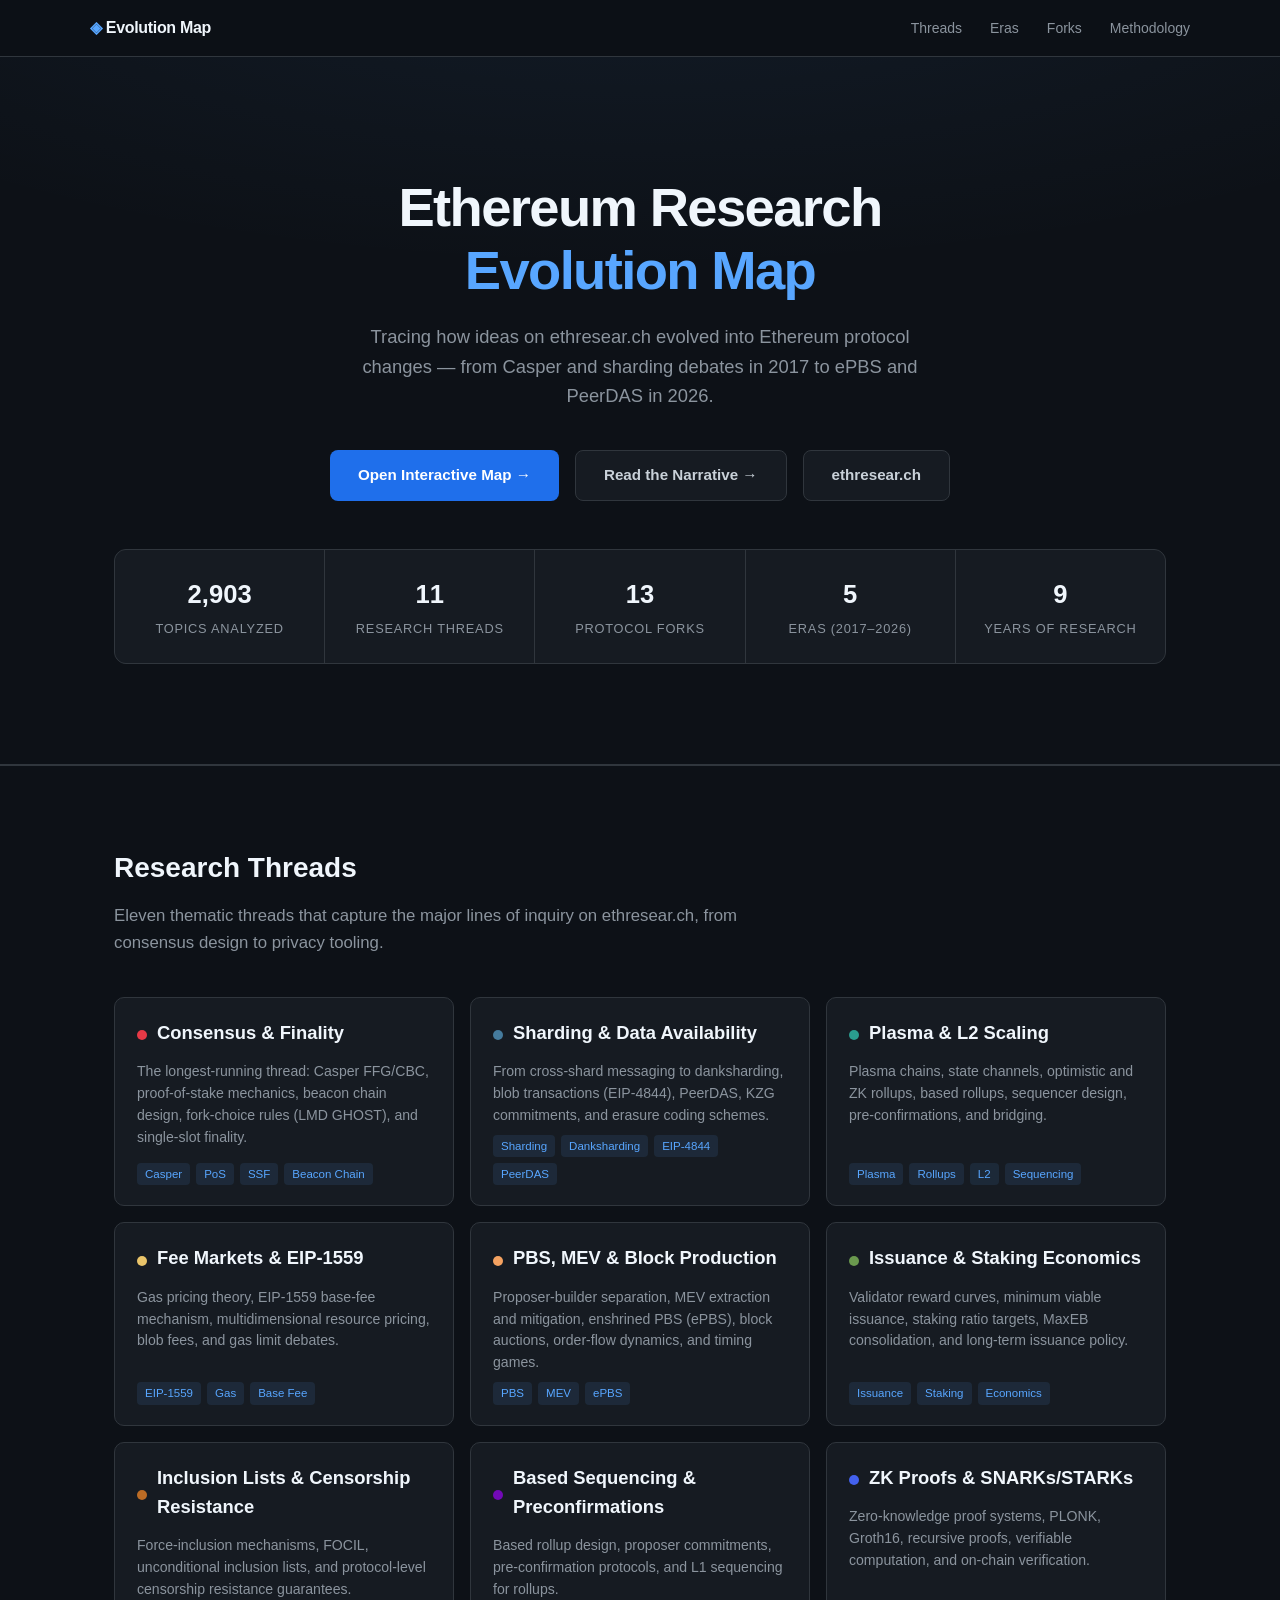
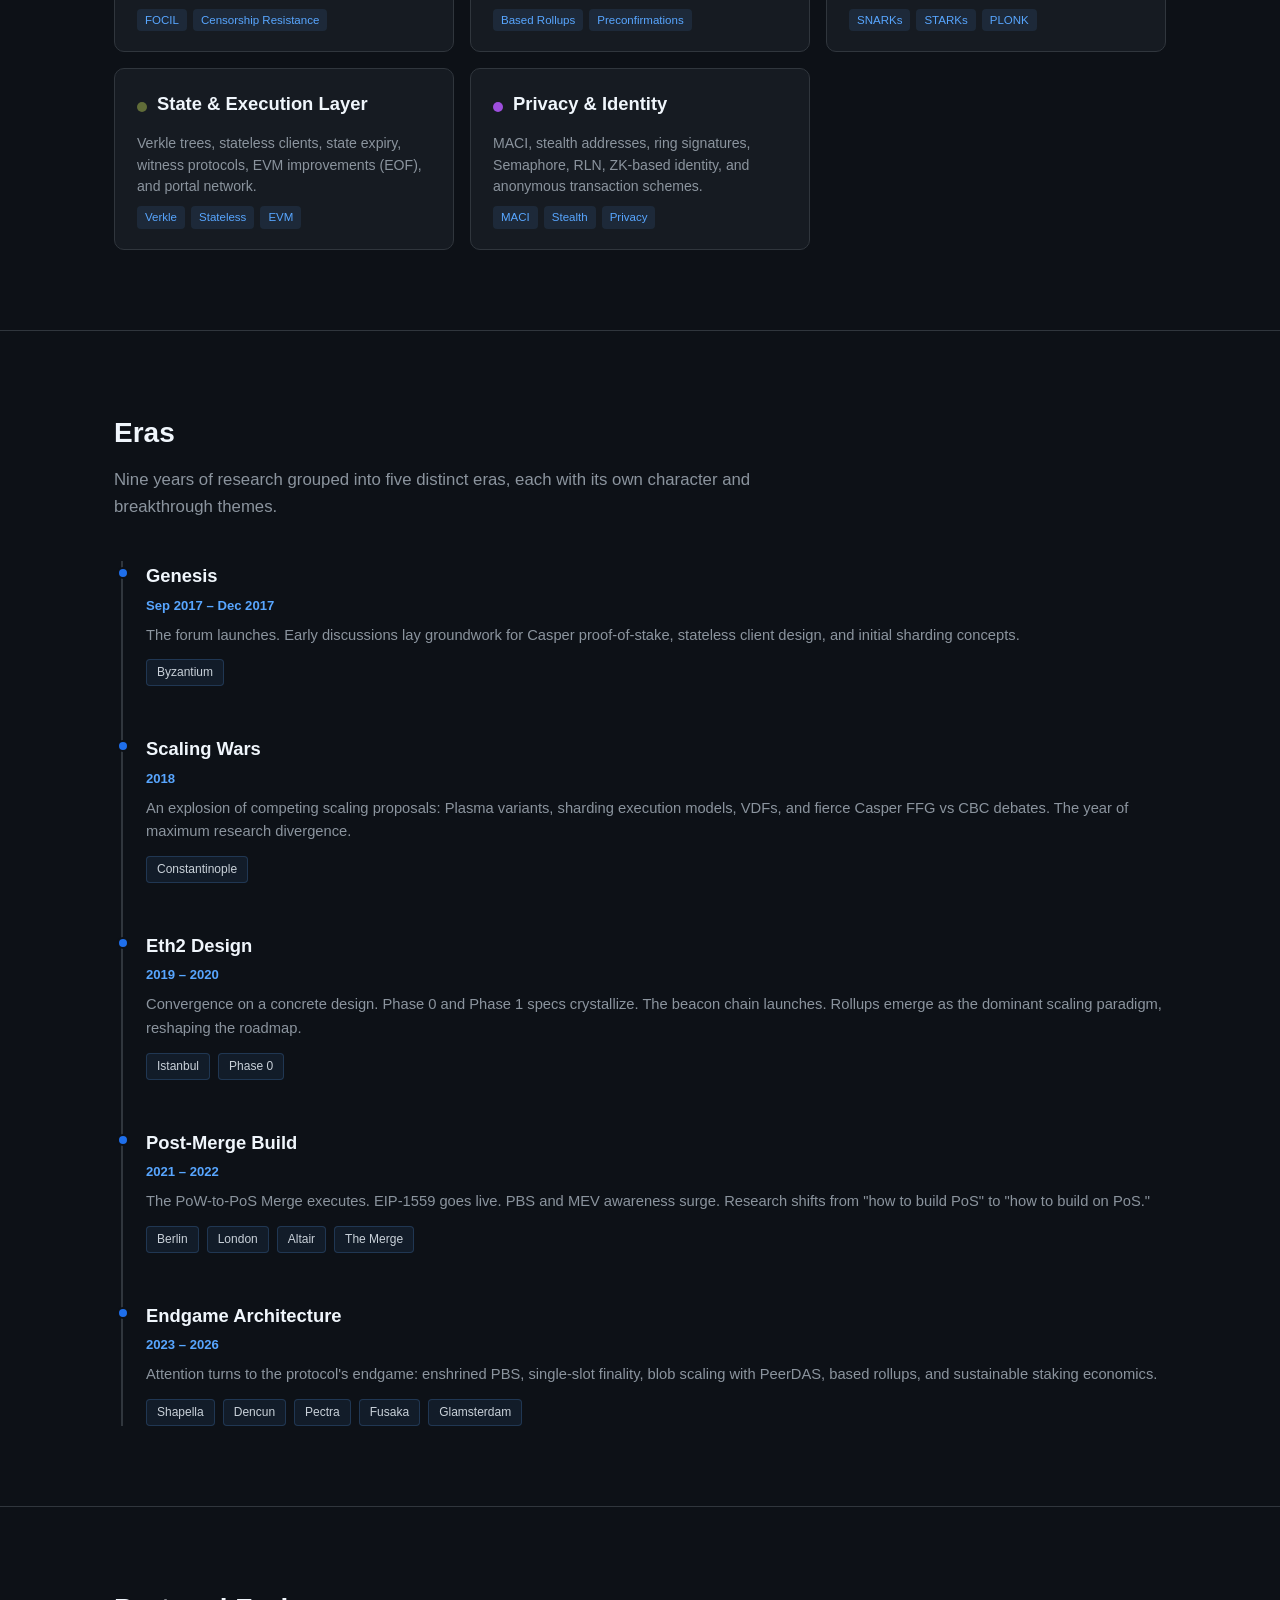
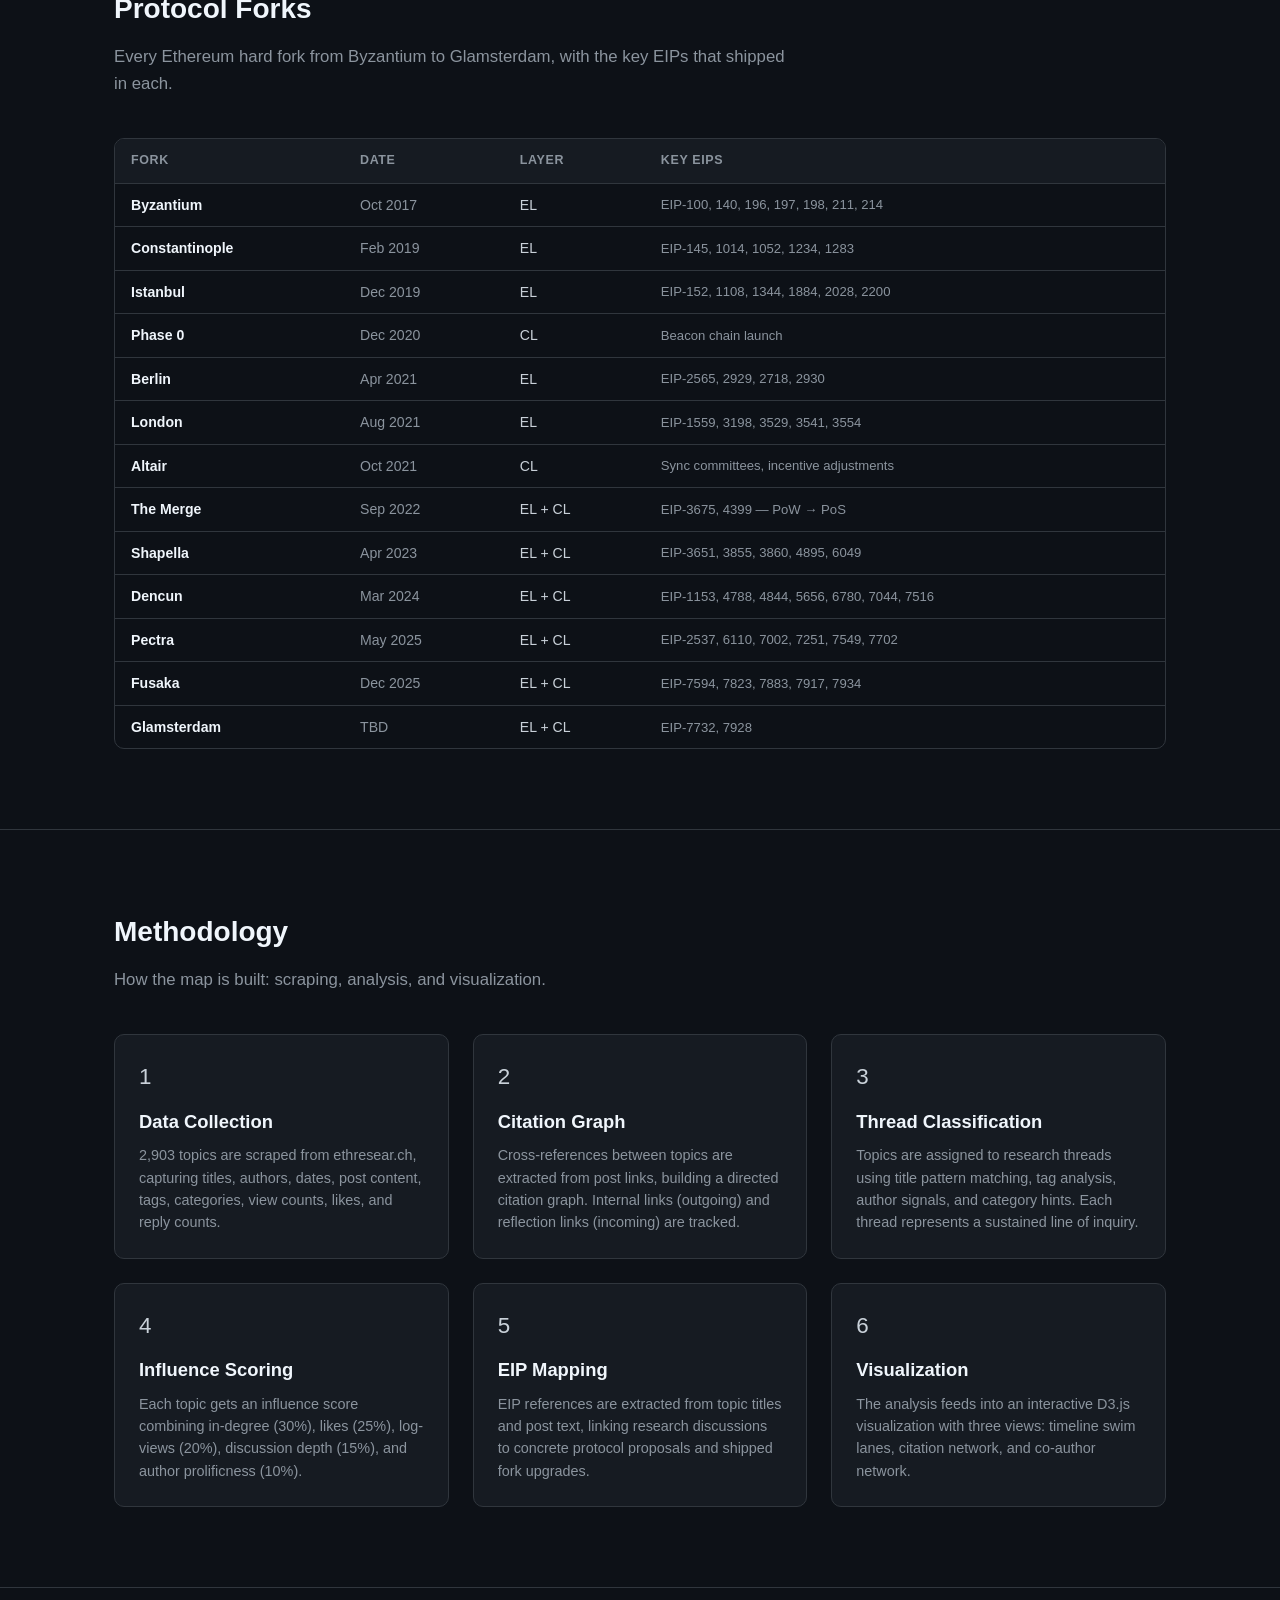
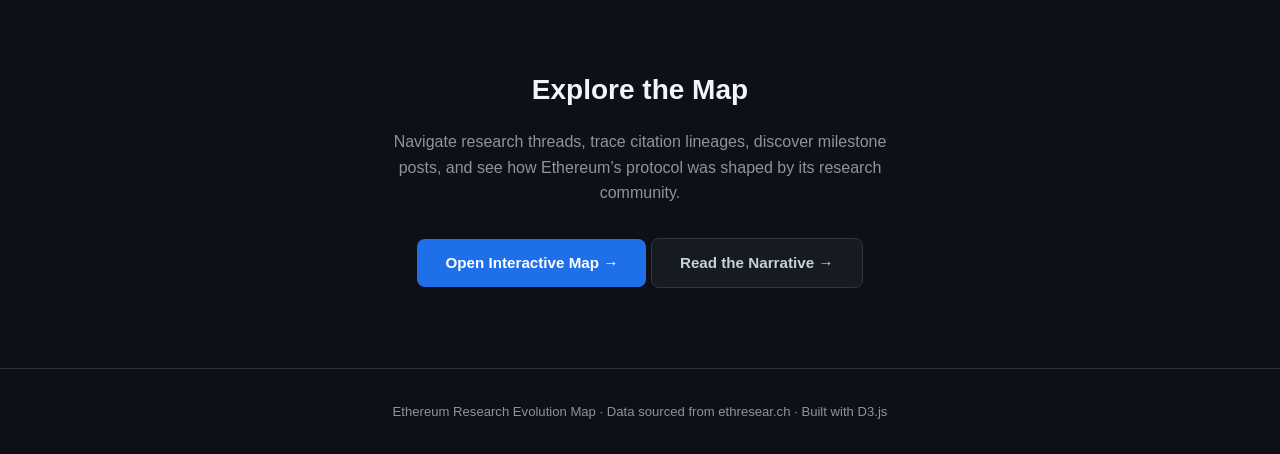
<file: index.html>
<!DOCTYPE html>
<html lang="en">
<head>
<meta charset="UTF-8">
<meta name="viewport" content="width=device-width, initial-scale=1.0">
<title>Ethereum Research Evolution Map</title>
<style>
/* ── Reset & Base ──────────────────────────────────────────────── */
*, *::before, *::after { box-sizing: border-box; margin: 0; padding: 0; }

:root {
  --bg: #0d1117;
  --bg-card: #161b22;
  --bg-card-hover: #1c2333;
  --border: #30363d;
  --text: #c9d1d9;
  --text-dim: #8b949e;
  --text-bright: #f0f6fc;
  --accent: #58a6ff;
  --accent-dim: #1f6feb;

  /* Thread colors */
  --c-consensus: #e63946;
  --c-sharding: #457b9d;
  --c-l2: #2a9d8f;
  --c-fees: #e9c46a;
  --c-pbs: #f4a261;
  --c-issuance: #6a994e;
  --c-inclusion: #bc6c25;
  --c-preconf: #7209b7;
  --c-zk: #4361ee;
  --c-state: #606c38;
  --c-privacy: #9d4edd;
}

html { scroll-behavior: smooth; }

body {
  font-family: -apple-system, BlinkMacSystemFont, "Segoe UI", Helvetica, Arial, sans-serif;
  background: var(--bg);
  color: var(--text);
  line-height: 1.6;
  overflow-x: hidden;
}

a { color: var(--accent); text-decoration: none; }
a:hover { text-decoration: underline; }

/* ── Layout ────────────────────────────────────────────────────── */
.container { max-width: 1100px; margin: 0 auto; padding: 0 24px; }

section { padding: 80px 0; }
section + section { border-top: 1px solid var(--border); }

h2 {
  font-size: 1.75rem;
  color: var(--text-bright);
  margin-bottom: 12px;
}
h3 {
  font-size: 1.15rem;
  color: var(--text-bright);
  margin-bottom: 6px;
}
.section-subtitle {
  color: var(--text-dim);
  font-size: 1.05rem;
  margin-bottom: 40px;
  max-width: 680px;
}

/* ── Nav ───────────────────────────────────────────────────────── */
nav {
  position: sticky;
  top: 0;
  z-index: 100;
  background: rgba(13, 17, 23, 0.85);
  backdrop-filter: blur(12px);
  border-bottom: 1px solid var(--border);
  padding: 0 24px;
}
nav .nav-inner {
  max-width: 1100px;
  margin: 0 auto;
  display: flex;
  align-items: center;
  justify-content: space-between;
  height: 56px;
}
nav .logo {
  font-weight: 700;
  font-size: 1rem;
  color: var(--text-bright);
  letter-spacing: -0.02em;
}
nav .logo span { color: var(--accent); }
nav .nav-links { display: flex; gap: 28px; }
nav .nav-links a {
  color: var(--text-dim);
  font-size: 0.875rem;
  font-weight: 500;
  transition: color 0.15s;
}
nav .nav-links a:hover { color: var(--text-bright); text-decoration: none; }

/* ── Hero ──────────────────────────────────────────────────────── */
.hero {
  padding: 120px 0 100px;
  text-align: center;
  border-bottom: 1px solid var(--border);
  background:
    radial-gradient(ellipse 80% 50% at 50% -20%, rgba(88,166,255,0.08), transparent);
}
.hero h1 {
  font-size: clamp(2.2rem, 5vw, 3.4rem);
  font-weight: 800;
  color: var(--text-bright);
  letter-spacing: -0.03em;
  line-height: 1.15;
  margin-bottom: 20px;
}
.hero h1 .accent { color: var(--accent); }
.hero .tagline {
  font-size: 1.15rem;
  color: var(--text-dim);
  max-width: 600px;
  margin: 0 auto 40px;
  line-height: 1.6;
}
.hero .cta-row {
  display: flex;
  gap: 16px;
  justify-content: center;
  flex-wrap: wrap;
}
.btn {
  display: inline-flex;
  align-items: center;
  gap: 8px;
  padding: 12px 28px;
  border-radius: 8px;
  font-size: 0.95rem;
  font-weight: 600;
  border: none;
  cursor: pointer;
  transition: background 0.15s, transform 0.1s;
}
.btn:hover { text-decoration: none; transform: translateY(-1px); }
.btn-primary { background: var(--accent-dim); color: #fff; }
.btn-primary:hover { background: var(--accent); }
.btn-secondary { background: var(--bg-card); color: var(--text); border: 1px solid var(--border); }
.btn-secondary:hover { background: var(--bg-card-hover); }

/* ── Stats ─────────────────────────────────────────────────────── */
.stats-bar {
  display: grid;
  grid-template-columns: repeat(auto-fit, minmax(140px, 1fr));
  gap: 1px;
  background: var(--border);
  border: 1px solid var(--border);
  border-radius: 12px;
  overflow: hidden;
  margin-top: 48px;
}
.stat {
  background: var(--bg-card);
  padding: 24px 16px;
  text-align: center;
}
.stat .number {
  font-size: 1.6rem;
  font-weight: 700;
  color: var(--text-bright);
  font-variant-numeric: tabular-nums;
}
.stat .label {
  font-size: 0.8rem;
  color: var(--text-dim);
  margin-top: 4px;
  text-transform: uppercase;
  letter-spacing: 0.06em;
}

/* ── Threads Grid ──────────────────────────────────────────────── */
.threads-grid {
  display: grid;
  grid-template-columns: repeat(auto-fill, minmax(300px, 1fr));
  gap: 16px;
}
.thread-card {
  background: var(--bg-card);
  border: 1px solid var(--border);
  border-radius: 10px;
  padding: 20px 22px;
  transition: background 0.15s, border-color 0.15s;
  display: flex;
  flex-direction: column;
  gap: 8px;
}
.thread-card:hover {
  background: var(--bg-card-hover);
  border-color: var(--text-dim);
}
.thread-card .thread-header {
  display: flex;
  align-items: center;
  gap: 10px;
}
.thread-dot {
  width: 10px;
  height: 10px;
  border-radius: 50%;
  flex-shrink: 0;
}
.thread-card p {
  color: var(--text-dim);
  font-size: 0.88rem;
  line-height: 1.55;
}
.thread-card .thread-tags {
  display: flex;
  gap: 6px;
  flex-wrap: wrap;
  margin-top: auto;
}
.thread-tag {
  font-size: 0.72rem;
  padding: 2px 8px;
  border-radius: 4px;
  background: rgba(88,166,255,0.1);
  color: var(--accent);
}

/* ── Timeline ──────────────────────────────────────────────────── */
.timeline {
  position: relative;
  padding-left: 32px;
}
.timeline::before {
  content: '';
  position: absolute;
  left: 7px;
  top: 0;
  bottom: 0;
  width: 2px;
  background: var(--border);
}
.era {
  position: relative;
  margin-bottom: 48px;
}
.era:last-child { margin-bottom: 0; }
.era::before {
  content: '';
  position: absolute;
  left: -29px;
  top: 6px;
  width: 12px;
  height: 12px;
  border-radius: 50%;
  background: var(--accent-dim);
  border: 2px solid var(--bg);
}
.era h3 { margin-bottom: 4px; }
.era .era-date {
  font-size: 0.82rem;
  color: var(--accent);
  font-weight: 600;
  margin-bottom: 8px;
}
.era .era-desc {
  color: var(--text-dim);
  font-size: 0.92rem;
  margin-bottom: 12px;
}
.fork-chips {
  display: flex;
  gap: 8px;
  flex-wrap: wrap;
}
.fork-chip {
  font-size: 0.75rem;
  padding: 3px 10px;
  border-radius: 4px;
  background: rgba(88,166,255,0.08);
  border: 1px solid rgba(88,166,255,0.2);
  color: var(--text);
}

/* ── Methodology ───────────────────────────────────────────────── */
.method-grid {
  display: grid;
  grid-template-columns: repeat(auto-fill, minmax(300px, 1fr));
  gap: 24px;
}
.method-card {
  background: var(--bg-card);
  border: 1px solid var(--border);
  border-radius: 10px;
  padding: 24px;
}
.method-card .icon {
  font-size: 1.4rem;
  margin-bottom: 12px;
  display: block;
}
.method-card h3 { margin-bottom: 8px; }
.method-card p {
  color: var(--text-dim);
  font-size: 0.9rem;
  line-height: 1.55;
}

/* ── Forks Table ───────────────────────────────────────────────── */
.forks-table-wrapper {
  overflow-x: auto;
  border: 1px solid var(--border);
  border-radius: 10px;
  margin-top: 32px;
}
table.forks-table {
  width: 100%;
  border-collapse: collapse;
  font-size: 0.88rem;
}
table.forks-table th {
  text-align: left;
  padding: 12px 16px;
  background: var(--bg-card);
  color: var(--text-dim);
  font-weight: 600;
  font-size: 0.78rem;
  text-transform: uppercase;
  letter-spacing: 0.05em;
  border-bottom: 1px solid var(--border);
}
table.forks-table td {
  padding: 10px 16px;
  border-bottom: 1px solid var(--border);
}
table.forks-table tr:last-child td { border-bottom: none; }
table.forks-table tr:hover td { background: var(--bg-card-hover); }
.fork-name { font-weight: 600; color: var(--text-bright); }
.fork-date { color: var(--text-dim); font-variant-numeric: tabular-nums; }
.eip-list { color: var(--text-dim); font-size: 0.82rem; }

/* ── CTA Section ───────────────────────────────────────────────── */
.cta-section {
  text-align: center;
  padding: 80px 0;
}
.cta-section h2 { margin-bottom: 16px; }
.cta-section p {
  color: var(--text-dim);
  max-width: 520px;
  margin: 0 auto 32px;
}

/* ── Footer ────────────────────────────────────────────────────── */
footer {
  border-top: 1px solid var(--border);
  padding: 32px 0;
  text-align: center;
  font-size: 0.82rem;
  color: var(--text-dim);
}
footer a { color: var(--text-dim); }
footer a:hover { color: var(--accent); }

/* ── Responsive ────────────────────────────────────────────────── */
@media (max-width: 640px) {
  section { padding: 56px 0; }
  .hero { padding: 80px 0 64px; }
  .threads-grid { grid-template-columns: 1fr; }
  .method-grid { grid-template-columns: 1fr; }
  nav .nav-links { gap: 16px; }
  nav .nav-links a { font-size: 0.78rem; }
}
</style>
</head>
<body>

<!-- ── Nav ──────────────────────────────────────────────────────── -->
<nav>
  <div class="nav-inner">
    <div class="logo"><span>&#x25C8;</span> Evolution Map</div>
    <div class="nav-links">
      <a href="#threads">Threads</a>
      <a href="#eras">Eras</a>
      <a href="#forks">Forks</a>
      <a href="#methodology">Methodology</a>
    </div>
  </div>
</nav>

<!-- ── Hero ─────────────────────────────────────────────────────── -->
<section class="hero">
  <div class="container">
    <h1>Ethereum Research<br><span class="accent">Evolution Map</span></h1>
    <p class="tagline">
      Tracing how ideas on ethresear.ch evolved into Ethereum protocol
      changes &mdash; from Casper and sharding debates in 2017 to
      ePBS and PeerDAS in 2026.
    </p>
    <div class="cta-row">
      <a href="evolution-map.html" class="btn btn-primary">Open Interactive Map &rarr;</a>
      <a href="evolution-map.md" class="btn btn-secondary">Read the Narrative &rarr;</a>
      <a href="https://ethresear.ch" class="btn btn-secondary">ethresear.ch</a>
    </div>

    <div class="stats-bar">
      <div class="stat">
        <div class="number">2,903</div>
        <div class="label">Topics Analyzed</div>
      </div>
      <div class="stat">
        <div class="number">11</div>
        <div class="label">Research Threads</div>
      </div>
      <div class="stat">
        <div class="number">13</div>
        <div class="label">Protocol Forks</div>
      </div>
      <div class="stat">
        <div class="number">5</div>
        <div class="label">Eras (2017&ndash;2026)</div>
      </div>
      <div class="stat">
        <div class="number">9</div>
        <div class="label">Years of Research</div>
      </div>
    </div>
  </div>
</section>

<!-- ── Research Threads ─────────────────────────────────────────── -->
<section id="threads">
  <div class="container">
    <h2>Research Threads</h2>
    <p class="section-subtitle">
      Eleven thematic threads that capture the major lines of inquiry on
      ethresear.ch, from consensus design to privacy tooling.
    </p>

    <div class="threads-grid">
      <div class="thread-card">
        <div class="thread-header">
          <span class="thread-dot" style="background: var(--c-consensus)"></span>
          <h3>Consensus &amp; Finality</h3>
        </div>
        <p>
          The longest-running thread: Casper FFG/CBC, proof-of-stake
          mechanics, beacon chain design, fork-choice rules (LMD GHOST),
          and single-slot finality.
        </p>
        <div class="thread-tags">
          <span class="thread-tag">Casper</span>
          <span class="thread-tag">PoS</span>
          <span class="thread-tag">SSF</span>
          <span class="thread-tag">Beacon Chain</span>
        </div>
      </div>

      <div class="thread-card">
        <div class="thread-header">
          <span class="thread-dot" style="background: var(--c-sharding)"></span>
          <h3>Sharding &amp; Data Availability</h3>
        </div>
        <p>
          From cross-shard messaging to danksharding, blob transactions (EIP-4844),
          PeerDAS, KZG commitments, and erasure coding schemes.
        </p>
        <div class="thread-tags">
          <span class="thread-tag">Sharding</span>
          <span class="thread-tag">Danksharding</span>
          <span class="thread-tag">EIP-4844</span>
          <span class="thread-tag">PeerDAS</span>
        </div>
      </div>

      <div class="thread-card">
        <div class="thread-header">
          <span class="thread-dot" style="background: var(--c-l2)"></span>
          <h3>Plasma &amp; L2 Scaling</h3>
        </div>
        <p>
          Plasma chains, state channels, optimistic and ZK rollups, based
          rollups, sequencer design, pre-confirmations, and bridging.
        </p>
        <div class="thread-tags">
          <span class="thread-tag">Plasma</span>
          <span class="thread-tag">Rollups</span>
          <span class="thread-tag">L2</span>
          <span class="thread-tag">Sequencing</span>
        </div>
      </div>

      <div class="thread-card">
        <div class="thread-header">
          <span class="thread-dot" style="background: var(--c-fees)"></span>
          <h3>Fee Markets &amp; EIP-1559</h3>
        </div>
        <p>
          Gas pricing theory, EIP-1559 base-fee mechanism, multidimensional
          resource pricing, blob fees, and gas limit debates.
        </p>
        <div class="thread-tags">
          <span class="thread-tag">EIP-1559</span>
          <span class="thread-tag">Gas</span>
          <span class="thread-tag">Base Fee</span>
        </div>
      </div>

      <div class="thread-card">
        <div class="thread-header">
          <span class="thread-dot" style="background: var(--c-pbs)"></span>
          <h3>PBS, MEV &amp; Block Production</h3>
        </div>
        <p>
          Proposer-builder separation, MEV extraction and mitigation,
          enshrined PBS (ePBS), block auctions, order-flow dynamics,
          and timing games.
        </p>
        <div class="thread-tags">
          <span class="thread-tag">PBS</span>
          <span class="thread-tag">MEV</span>
          <span class="thread-tag">ePBS</span>
        </div>
      </div>

      <div class="thread-card">
        <div class="thread-header">
          <span class="thread-dot" style="background: var(--c-issuance)"></span>
          <h3>Issuance &amp; Staking Economics</h3>
        </div>
        <p>
          Validator reward curves, minimum viable issuance, staking ratio
          targets, MaxEB consolidation, and long-term issuance policy.
        </p>
        <div class="thread-tags">
          <span class="thread-tag">Issuance</span>
          <span class="thread-tag">Staking</span>
          <span class="thread-tag">Economics</span>
        </div>
      </div>

      <div class="thread-card">
        <div class="thread-header">
          <span class="thread-dot" style="background: var(--c-inclusion)"></span>
          <h3>Inclusion Lists &amp; Censorship Resistance</h3>
        </div>
        <p>
          Force-inclusion mechanisms, FOCIL, unconditional inclusion lists,
          and protocol-level censorship resistance guarantees.
        </p>
        <div class="thread-tags">
          <span class="thread-tag">FOCIL</span>
          <span class="thread-tag">Censorship Resistance</span>
        </div>
      </div>

      <div class="thread-card">
        <div class="thread-header">
          <span class="thread-dot" style="background: var(--c-preconf)"></span>
          <h3>Based Sequencing &amp; Preconfirmations</h3>
        </div>
        <p>
          Based rollup design, proposer commitments, pre-confirmation
          protocols, and L1 sequencing for rollups.
        </p>
        <div class="thread-tags">
          <span class="thread-tag">Based Rollups</span>
          <span class="thread-tag">Preconfirmations</span>
        </div>
      </div>

      <div class="thread-card">
        <div class="thread-header">
          <span class="thread-dot" style="background: var(--c-zk)"></span>
          <h3>ZK Proofs &amp; SNARKs/STARKs</h3>
        </div>
        <p>
          Zero-knowledge proof systems, PLONK, Groth16, recursive proofs,
          verifiable computation, and on-chain verification.
        </p>
        <div class="thread-tags">
          <span class="thread-tag">SNARKs</span>
          <span class="thread-tag">STARKs</span>
          <span class="thread-tag">PLONK</span>
        </div>
      </div>

      <div class="thread-card">
        <div class="thread-header">
          <span class="thread-dot" style="background: var(--c-state)"></span>
          <h3>State &amp; Execution Layer</h3>
        </div>
        <p>
          Verkle trees, stateless clients, state expiry, witness protocols,
          EVM improvements (EOF), and portal network.
        </p>
        <div class="thread-tags">
          <span class="thread-tag">Verkle</span>
          <span class="thread-tag">Stateless</span>
          <span class="thread-tag">EVM</span>
        </div>
      </div>

      <div class="thread-card">
        <div class="thread-header">
          <span class="thread-dot" style="background: var(--c-privacy)"></span>
          <h3>Privacy &amp; Identity</h3>
        </div>
        <p>
          MACI, stealth addresses, ring signatures, Semaphore, RLN,
          ZK-based identity, and anonymous transaction schemes.
        </p>
        <div class="thread-tags">
          <span class="thread-tag">MACI</span>
          <span class="thread-tag">Stealth</span>
          <span class="thread-tag">Privacy</span>
        </div>
      </div>
    </div>
  </div>
</section>

<!-- ── Eras ─────────────────────────────────────────────────────── -->
<section id="eras">
  <div class="container">
    <h2>Eras</h2>
    <p class="section-subtitle">
      Nine years of research grouped into five distinct eras, each with
      its own character and breakthrough themes.
    </p>

    <div class="timeline">
      <div class="era">
        <h3>Genesis</h3>
        <div class="era-date">Sep 2017 &ndash; Dec 2017</div>
        <p class="era-desc">
          The forum launches. Early discussions lay groundwork for Casper
          proof-of-stake, stateless client design, and initial sharding concepts.
        </p>
        <div class="fork-chips">
          <span class="fork-chip">Byzantium</span>
        </div>
      </div>

      <div class="era">
        <h3>Scaling Wars</h3>
        <div class="era-date">2018</div>
        <p class="era-desc">
          An explosion of competing scaling proposals: Plasma variants,
          sharding execution models, VDFs, and fierce Casper FFG vs CBC
          debates. The year of maximum research divergence.
        </p>
        <div class="fork-chips">
          <span class="fork-chip">Constantinople</span>
        </div>
      </div>

      <div class="era">
        <h3>Eth2 Design</h3>
        <div class="era-date">2019 &ndash; 2020</div>
        <p class="era-desc">
          Convergence on a concrete design. Phase 0 and Phase 1 specs
          crystallize. The beacon chain launches. Rollups emerge as the
          dominant scaling paradigm, reshaping the roadmap.
        </p>
        <div class="fork-chips">
          <span class="fork-chip">Istanbul</span>
          <span class="fork-chip">Phase 0</span>
        </div>
      </div>

      <div class="era">
        <h3>Post-Merge Build</h3>
        <div class="era-date">2021 &ndash; 2022</div>
        <p class="era-desc">
          The PoW-to-PoS Merge executes. EIP-1559 goes live. PBS and MEV
          awareness surge. Research shifts from "how to build PoS" to "how
          to build on PoS."
        </p>
        <div class="fork-chips">
          <span class="fork-chip">Berlin</span>
          <span class="fork-chip">London</span>
          <span class="fork-chip">Altair</span>
          <span class="fork-chip">The Merge</span>
        </div>
      </div>

      <div class="era">
        <h3>Endgame Architecture</h3>
        <div class="era-date">2023 &ndash; 2026</div>
        <p class="era-desc">
          Attention turns to the protocol's endgame: enshrined PBS,
          single-slot finality, blob scaling with PeerDAS, based rollups,
          and sustainable staking economics.
        </p>
        <div class="fork-chips">
          <span class="fork-chip">Shapella</span>
          <span class="fork-chip">Dencun</span>
          <span class="fork-chip">Pectra</span>
          <span class="fork-chip">Fusaka</span>
          <span class="fork-chip">Glamsterdam</span>
        </div>
      </div>
    </div>
  </div>
</section>

<!-- ── Forks ────────────────────────────────────────────────────── -->
<section id="forks">
  <div class="container">
    <h2>Protocol Forks</h2>
    <p class="section-subtitle">
      Every Ethereum hard fork from Byzantium to Glamsterdam, with the
      key EIPs that shipped in each.
    </p>

    <div class="forks-table-wrapper">
      <table class="forks-table">
        <thead>
          <tr>
            <th>Fork</th>
            <th>Date</th>
            <th>Layer</th>
            <th>Key EIPs</th>
          </tr>
        </thead>
        <tbody>
          <tr>
            <td class="fork-name">Byzantium</td>
            <td class="fork-date">Oct 2017</td>
            <td>EL</td>
            <td class="eip-list">EIP-100, 140, 196, 197, 198, 211, 214</td>
          </tr>
          <tr>
            <td class="fork-name">Constantinople</td>
            <td class="fork-date">Feb 2019</td>
            <td>EL</td>
            <td class="eip-list">EIP-145, 1014, 1052, 1234, 1283</td>
          </tr>
          <tr>
            <td class="fork-name">Istanbul</td>
            <td class="fork-date">Dec 2019</td>
            <td>EL</td>
            <td class="eip-list">EIP-152, 1108, 1344, 1884, 2028, 2200</td>
          </tr>
          <tr>
            <td class="fork-name">Phase 0</td>
            <td class="fork-date">Dec 2020</td>
            <td>CL</td>
            <td class="eip-list">Beacon chain launch</td>
          </tr>
          <tr>
            <td class="fork-name">Berlin</td>
            <td class="fork-date">Apr 2021</td>
            <td>EL</td>
            <td class="eip-list">EIP-2565, 2929, 2718, 2930</td>
          </tr>
          <tr>
            <td class="fork-name">London</td>
            <td class="fork-date">Aug 2021</td>
            <td>EL</td>
            <td class="eip-list">EIP-1559, 3198, 3529, 3541, 3554</td>
          </tr>
          <tr>
            <td class="fork-name">Altair</td>
            <td class="fork-date">Oct 2021</td>
            <td>CL</td>
            <td class="eip-list">Sync committees, incentive adjustments</td>
          </tr>
          <tr>
            <td class="fork-name">The Merge</td>
            <td class="fork-date">Sep 2022</td>
            <td>EL + CL</td>
            <td class="eip-list">EIP-3675, 4399 &mdash; PoW &rarr; PoS</td>
          </tr>
          <tr>
            <td class="fork-name">Shapella</td>
            <td class="fork-date">Apr 2023</td>
            <td>EL + CL</td>
            <td class="eip-list">EIP-3651, 3855, 3860, 4895, 6049</td>
          </tr>
          <tr>
            <td class="fork-name">Dencun</td>
            <td class="fork-date">Mar 2024</td>
            <td>EL + CL</td>
            <td class="eip-list">EIP-1153, 4788, 4844, 5656, 6780, 7044, 7516</td>
          </tr>
          <tr>
            <td class="fork-name">Pectra</td>
            <td class="fork-date">May 2025</td>
            <td>EL + CL</td>
            <td class="eip-list">EIP-2537, 6110, 7002, 7251, 7549, 7702</td>
          </tr>
          <tr>
            <td class="fork-name">Fusaka</td>
            <td class="fork-date">Dec 2025</td>
            <td>EL + CL</td>
            <td class="eip-list">EIP-7594, 7823, 7883, 7917, 7934</td>
          </tr>
          <tr>
            <td class="fork-name">Glamsterdam</td>
            <td class="fork-date">TBD</td>
            <td>EL + CL</td>
            <td class="eip-list">EIP-7732, 7928</td>
          </tr>
        </tbody>
      </table>
    </div>
  </div>
</section>

<!-- ── Methodology ─────────────────────────────────────────────── -->
<section id="methodology">
  <div class="container">
    <h2>Methodology</h2>
    <p class="section-subtitle">
      How the map is built: scraping, analysis, and visualization.
    </p>

    <div class="method-grid">
      <div class="method-card">
        <span class="icon">1</span>
        <h3>Data Collection</h3>
        <p>
          2,903 topics are scraped from ethresear.ch, capturing titles,
          authors, dates, post content, tags, categories, view counts,
          likes, and reply counts.
        </p>
      </div>

      <div class="method-card">
        <span class="icon">2</span>
        <h3>Citation Graph</h3>
        <p>
          Cross-references between topics are extracted from post links,
          building a directed citation graph. Internal links (outgoing)
          and reflection links (incoming) are tracked.
        </p>
      </div>

      <div class="method-card">
        <span class="icon">3</span>
        <h3>Thread Classification</h3>
        <p>
          Topics are assigned to research threads using title pattern
          matching, tag analysis, author signals, and category hints.
          Each thread represents a sustained line of inquiry.
        </p>
      </div>

      <div class="method-card">
        <span class="icon">4</span>
        <h3>Influence Scoring</h3>
        <p>
          Each topic gets an influence score combining in-degree (30%),
          likes (25%), log-views (20%), discussion depth (15%), and
          author prolificness (10%).
        </p>
      </div>

      <div class="method-card">
        <span class="icon">5</span>
        <h3>EIP Mapping</h3>
        <p>
          EIP references are extracted from topic titles and post text,
          linking research discussions to concrete protocol proposals
          and shipped fork upgrades.
        </p>
      </div>

      <div class="method-card">
        <span class="icon">6</span>
        <h3>Visualization</h3>
        <p>
          The analysis feeds into an interactive D3.js visualization
          with three views: timeline swim lanes, citation network,
          and co-author network.
        </p>
      </div>
    </div>
  </div>
</section>

<!-- ── CTA ──────────────────────────────────────────────────────── -->
<section class="cta-section">
  <div class="container">
    <h2>Explore the Map</h2>
    <p>
      Navigate research threads, trace citation lineages, discover
      milestone posts, and see how Ethereum&rsquo;s protocol was
      shaped by its research community.
    </p>
    <div class="cta-row">
      <a href="evolution-map.html" class="btn btn-primary">Open Interactive Map &rarr;</a>
      <a href="evolution-map.md" class="btn btn-secondary">Read the Narrative &rarr;</a>
    </div>
  </div>
</section>

<!-- ── Footer ──────────────────────────────────────────────────── -->
<footer>
  <div class="container">
    <p>
      Ethereum Research Evolution Map &middot;
      Data sourced from <a href="https://ethresear.ch">ethresear.ch</a> &middot;
      Built with D3.js
    </p>
  </div>
</footer>

</body>
</html>
</file>
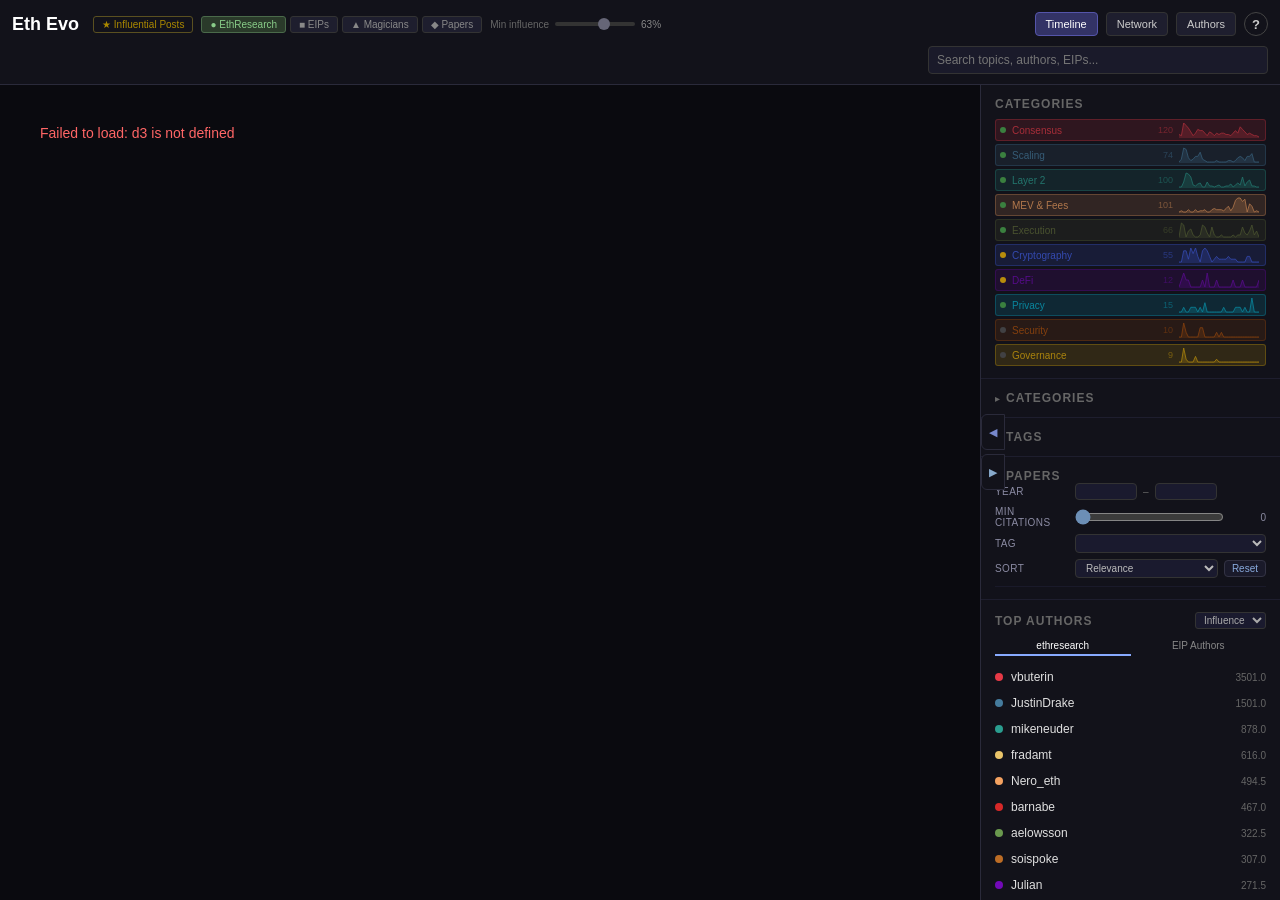
<file: v2/index.html>
<!DOCTYPE html>
<html lang="en">
<head>
<meta charset="UTF-8">
<meta name="viewport" content="width=device-width, initial-scale=1.0">
<title>Ethereum Evolution v2</title>
<link rel="stylesheet" href="css/main.css">
<link rel="modulepreload" href="js/constants.js">
<link rel="modulepreload" href="js/state.js">
<link rel="modulepreload" href="js/data.js">
<link rel="modulepreload" href="js/main.js">
<link rel="modulepreload" href="js/timeline.js">
<link rel="modulepreload" href="js/timeline-canvas.js">
<link rel="modulepreload" href="js/network.js">
<link rel="modulepreload" href="js/coauthor.js">
<link rel="modulepreload" href="js/sidebar.js">
<link rel="modulepreload" href="js/detail.js">
<link rel="modulepreload" href="js/search.js">
<link rel="modulepreload" href="js/canvas-utils.js">
<link rel="modulepreload" href="js/identity.js">
<script src="https://d3js.org/d3.v7.min.js"></script>
</head>
<body>
<div id="app">
  <header>
    <div class="header-row header-row-top">
      <h1><span class="title-long">Ethereum Evolution</span><span class="title-short">Eth Evo</span></h1>
      <div class="header-top-main">
        <div class="stats">
          <button id="milestone-toggle" class="milestone-toggle" onclick="toggleMilestones()" title="Toggle influential post markers">&#9733; Influential Posts</button>
        </div>
        <div class="content-toggles">
          <button id="toggle-posts" class="content-toggle active" onclick="toggleContent('posts')" title="Toggle ethresear.ch topics">&#9679; EthResearch</button>
          <button id="toggle-eips" class="content-toggle" onclick="toggleContent('eips')" title="Toggle EIP nodes">&#9632; EIPs</button>
          <button id="toggle-magicians" class="content-toggle" onclick="toggleContent('magicians')" title="Toggle Magicians nodes">&#9650; Magicians</button>
          <button id="toggle-papers" class="content-toggle papers-toggle" onclick="toggleContent('papers')" title="Cycle papers: off &rarr; focus &rarr; context &rarr; broad &rarr; off">&#9670; Papers</button>
        </div>
        <div class="inf-slider-wrap">
          <label for="inf-slider" style="font-size:10px;color:#666;white-space:nowrap">Min influence</label>
          <input type="range" id="inf-slider" min="0" max="100" value="0" step="1">
          <span id="inf-slider-label" style="font-size:10px;color:#888;min-width:32px">0</span>
        </div>
        <div class="controls">
          <button data-view="timeline" class="active" onclick="showView('timeline')">Timeline</button>
          <button data-view="network" onclick="showView('network')">Network</button>
          <button data-view="coauthor" onclick="showView('coauthor')">Authors</button>
          <button class="help-btn" onclick="toggleHelp()" title="Keyboard shortcuts">?</button>
        </div>
      </div>
    </div>
    <div class="header-row header-row-bottom">
      <div id="filter-breadcrumb" class="breadcrumb"></div>
      <div class="search-wrap header-search-wrap">
        <input type="text" id="search-box" placeholder="Search topics, authors, EIPs...">
        <div class="search-dropdown" id="search-dropdown"></div>
      </div>
    </div>
  </header>
  <div id="main-area">
    <div id="timeline-view"></div>
    <div id="network-view" style="display:none"></div>
    <div id="coauthor-view" style="display:none"></div>
    <div id="detail-panel">
      <button class="close-btn" onclick="closeDetail()">&times;</button>
      <div id="detail-content"></div>
    </div>
  </div>
  <div id="sidebar">
    <button id="sidebar-width-toggle" class="sidebar-width-toggle" onclick="toggleSidebarWidth()" title="Expand sidebar">&#9664;</button>
    <button id="sidebar-hide-toggle" class="sidebar-hide-toggle" onclick="toggleSidebarHidden()" title="Hide sidebar">&#9654;</button>
    <div class="sidebar-section">
      <h3>Categories</h3>
      <div id="thread-legend" class="thread-legend"></div>
    </div>
    <div class="sidebar-section">
      <div class="sidebar-collapse-hdr" onclick="toggleCollapse('cat')">
        <span class="toggle-arrow" id="cat-arrow">&#9656;</span>
        <h3>Categories</h3>
      </div>
      <div class="sidebar-collapse-body" id="cat-body">
        <div id="cat-chips" class="cat-chips"></div>
      </div>
    </div>
    <div class="sidebar-section">
      <div class="sidebar-collapse-hdr" onclick="toggleCollapse('tag')">
        <span class="toggle-arrow" id="tag-arrow">&#9656;</span>
        <h3>Tags</h3>
      </div>
      <div class="sidebar-collapse-body" id="tag-body">
        <div id="tag-chips" class="tag-chips"></div>
      </div>
    </div>
    <div class="sidebar-section">
      <div class="sidebar-collapse-hdr" onclick="toggleCollapse('papers')">
        <span class="toggle-arrow open" id="papers-arrow">&#9662;</span>
        <h3>Papers</h3>
      </div>
      <div class="sidebar-collapse-body open" id="papers-body">
        <div class="paper-filter-grid">
          <div class="paper-filter-row">
            <span class="pf-label">Year</span>
            <input id="paper-year-min" class="pf-input" type="number" step="1">
            <span class="pf-sep">&ndash;</span>
            <input id="paper-year-max" class="pf-input" type="number" step="1">
          </div>
          <div class="paper-filter-row">
            <span class="pf-label">Min citations</span>
            <input id="paper-min-cites" class="pf-range" type="range" min="0" max="1000" step="1" value="0">
            <span id="paper-min-cites-label" class="pf-value">0</span>
          </div>
          <div class="paper-filter-row">
            <span class="pf-label">Tag</span>
            <select id="paper-tag-filter" class="pf-select"></select>
          </div>
          <div class="paper-filter-row">
            <span class="pf-label">Sort</span>
            <select id="paper-sort-filter" class="pf-select">
              <option value="relevance">Relevance</option>
              <option value="citations">Citations</option>
              <option value="recent">Recent</option>
            </select>
            <button id="paper-filter-reset" class="pf-reset-btn" type="button">Reset</button>
          </div>
        </div>
        <div id="paper-sidebar-summary" class="paper-sidebar-summary"></div>
        <div id="paper-sidebar-list" class="paper-sidebar-list"></div>
      </div>
    </div>
    <div class="sidebar-section">
      <h3 style="display:flex;align-items:center;justify-content:space-between">Top Authors
        <select id="author-sort" style="font-size:10px;background:#1a1a2e;color:#aaa;border:1px solid #333;border-radius:3px;padding:1px 4px;cursor:pointer">
          <option value="inf">Influence</option>
          <option value="tc">Topics</option>
          <option value="lk">Likes</option>
          <option value="ind">Citations</option>
          <option value="tp">Posts</option>
        </select>
        <select id="eip-author-sort" style="display:none;font-size:10px;background:#1a1a2e;color:#aaa;border:1px solid #333;border-radius:3px;padding:1px 4px;cursor:pointer">
          <option value="inf">Influence</option>
          <option value="total">Total</option>
          <option value="shipped">Shipped (Final)</option>
        </select>
      </h3>
      <div class="author-tab-wrap">
        <span class="author-tab active" data-tab="ethresearch">ethresearch</span>
        <span class="author-tab" data-tab="eip">EIP Authors</span>
      </div>
      <div id="author-list"></div>
    </div>
  </div>
</div>
<div class="tooltip" id="tooltip"></div>
<div id="eip-popover"></div>
<div class="toast" id="toast"></div>
<div id="help-overlay" class="help-overlay" onclick="toggleHelp()">
  <div class="help-card" onclick="event.stopPropagation()">
    <h3>Keyboard Shortcuts &amp; Interactions</h3>
    <div class="help-grid">
      <div class="help-key">Click node</div><div class="help-desc">Pin/focus node and highlight links</div>
      <div class="help-key">Double-click node</div><div class="help-desc">Open detail sidebar for that node</div>
      <div class="help-key">Click thread/author</div><div class="help-desc">Filter by thread or author</div>
      <div class="help-key">Double-click thread/author</div><div class="help-desc">Filter &amp; open detail sidebar</div>
      <div class="help-key">Shift+Click</div><div class="help-desc">Find citation path from pinned to clicked topic</div>
      <div class="help-key">&larr; &rarr;</div><div class="help-desc">Navigate between connected topics</div>
      <div class="help-key">Hover ref link</div><div class="help-desc">Highlight referenced topic in view</div>
      <div class="help-key">Scroll / Trackpad</div><div class="help-desc">Zoom timeline</div>
      <div class="help-key">Drag timeline</div><div class="help-desc">Pan horizontally</div>
      <div class="help-key">Double-click</div><div class="help-desc">Reset zoom</div>
      <div class="help-key">Esc</div><div class="help-desc">Clear all filters &amp; close panels</div>
      <div class="help-key">? or 1/2/3</div><div class="help-desc">Help / Switch views</div>
    </div>
    <p style="margin-top:12px;color:#888;font-size:11px">
      Click thread chips for thread details. Use search to find topics by title, author, or EIP number.
      Trace Lineage shows the citation tree (2 hops up and down) from any topic.
    </p>
  </div>
</div>

<script>
  // Sidebar collapse toggle (global, used by inline onclick)
  window.toggleCollapse = function(id) {
    var body = document.getElementById(id + '-body');
    var arrow = document.getElementById(id + '-arrow');
    if (body) body.classList.toggle('open');
    if (arrow) arrow.classList.toggle('open');
  };
</script>
<script type="module" src="js/main.js"></script>
</body>
</html>
</file>
<file: v2/css/main.css>
/* main.css — Dark theme, ported from render_html.py _build_css() */

* { margin: 0; padding: 0; box-sizing: border-box; }
html, body {
  overscroll-behavior-x: none;
  overscroll-behavior-y: none;
  overflow-x: hidden;
}
body {
  font-family: -apple-system, BlinkMacSystemFont, 'Segoe UI', Roboto, sans-serif;
  background: #0a0a0f;
  color: #e0e0e0;
  overflow: hidden;
  height: 100vh;
}

/* --- App grid --- */
#app {
  --sidebar-width: 300px;
  display: grid;
  grid-template-rows: auto 1fr;
  grid-template-columns: 1fr var(--sidebar-width);
  height: 100vh;
}
#app.sidebar-wide { --sidebar-width: 460px; }
#app.sidebar-hidden { --sidebar-width: 0px; }

/* --- Header --- */
header {
  grid-column: 1 / -1;
  padding: 10px 20px;
  background: #12121a;
  border-bottom: 1px solid #2a2a3a;
  display: flex;
  flex-direction: column;
  align-items: stretch;
  gap: 8px;
}
.header-row { display: flex; align-items: center; gap: 12px; min-height: 28px; }
.header-row-top { justify-content: flex-start; }
.header-row-bottom { justify-content: flex-start; }
header h1 { font-size: 18px; font-weight: 600; color: #fff; white-space: nowrap; }
header h1 .title-short { display: none; }
header .header-top-main {
  display: flex; align-items: center; gap: 8px; flex: 1; min-width: 0; flex-wrap: wrap;
}
header .stats { font-size: 12px; color: #888; display: flex; gap: 15px; }
header .stats span { white-space: nowrap; }

/* Influence slider */
.inf-slider-wrap { display: flex; align-items: center; gap: 6px; flex-shrink: 0; }
.inf-slider-wrap input[type=range] {
  width: 80px; height: 4px;
  -webkit-appearance: none; appearance: none;
  background: #333; border-radius: 2px; outline: none; cursor: pointer;
}
.inf-slider-wrap input[type=range]::-webkit-slider-thumb {
  -webkit-appearance: none; appearance: none;
  width: 12px; height: 12px; border-radius: 50%; background: #667; cursor: pointer;
}
.inf-slider-wrap input[type=range]::-moz-range-thumb {
  width: 12px; height: 12px; border-radius: 50%;
  background: #667; cursor: pointer; border: none;
}
.inf-slider-wrap input[type=range]::-webkit-slider-thumb:hover { background: #88a; }

/* View controls */
.controls { display: flex; gap: 8px; flex-shrink: 0; margin-left: auto; }
.controls button {
  background: #1e1e2e; border: 1px solid #333; color: #ccc;
  padding: 4px 10px; border-radius: 4px; cursor: pointer; font-size: 11px;
}
.controls button:hover { background: #2a2a3e; }
.controls button.active { background: #333366; border-color: #5555aa; color: #fff; }

/* --- Main area --- */
#main-area {
  grid-column: 1; overflow: hidden; position: relative;
  overscroll-behavior: none; min-width: 0;
}

/* --- Sidebar --- */
#sidebar {
  grid-column: 2; background: #12121a; border-left: 1px solid #2a2a3a;
  overflow-y: auto; position: relative; min-width: 0;
}
#app.sidebar-hidden #sidebar { border-left: none; overflow: hidden; }
#sidebar::-webkit-scrollbar { width: 6px; }
#sidebar::-webkit-scrollbar-thumb { background: #333; border-radius: 3px; }
.sidebar-width-toggle, .sidebar-hide-toggle {
  position: fixed; top: 50%; width: 24px; height: 36px; border: 1px solid #2a2a3a;
  border-radius: 6px 0 0 6px; background: #12121a; color: #7788cc;
  font-size: 11px; cursor: pointer; z-index: 200; line-height: 1; padding: 0;
}
.sidebar-width-toggle { transform: translateY(-100%); }
.sidebar-hide-toggle { transform: translateY(4px); color: #88aacc; }
.sidebar-width-toggle:hover { background: #1a1a2e; color: #aab6ff; }
.sidebar-hide-toggle:hover { background: #1a1a2e; color: #bbd6ff; }
#sidebar .sidebar-section:first-child { padding-top: 12px; }

/* --- Views --- */
#timeline-view, #network-view, #coauthor-view {
  width: 100%; height: 100%; position: absolute; top: 0; left: 0;
}
#timeline-view { display: block; overscroll-behavior: none; }
#network-view { display: none; }
#coauthor-view { display: none; }

/* --- Timeline --- */
.timeline-container {
  width: 100%; height: 100%; overflow: hidden;
  overscroll-behavior: none; touch-action: none;
}
.timeline-container svg { touch-action: none; }
.fork-line { stroke: #555; stroke-width: 1.5; stroke-dasharray: 4,4; }
.fork-label { fill: #999; font-size: 12px; font-weight: 600; }
.era-bg { opacity: 0.03; }
.histogram-bar { fill: rgba(255,255,255,0.13); }
.histogram-bar:hover { fill: rgba(255,255,255,0.25); }
.topic-circle { cursor: pointer; pointer-events: all; }
.edge-line { stroke: #556; }
.topic-label {
  fill: #bbb; font-size: 9px; pointer-events: none; font-weight: 500;
  text-shadow: 0 0 4px #0a0a0f, 0 0 8px #0a0a0f, 0 1px 3px #0a0a0f;
}

/* Pin overlay (non-interactive) */
.pin-overlay { pointer-events: none; }

/* Arrow markers */
.arrow-default { fill: #556; }
.arrow-highlight { fill: #88aaff; }
.arrow-lineage { fill: #88aaff; }
.arrow-net-default { fill: #334; }
.arrow-net-highlight { fill: #88aaff; }

/* Fork hover */
.fork-hover-line { stroke: transparent; stroke-width: 16; cursor: pointer; }

/* --- Network --- */
.net-node { cursor: pointer; }
.net-link { stroke: #334; }
.fork-diamond { fill: #ffcc00; stroke: #aa8800; stroke-width: 1.5; cursor: pointer; }
.net-paper-shape { stroke-width: 0.9; }
.net-label {
  fill: #bbb; font-size: 8px; pointer-events: none; font-weight: 500;
  text-anchor: middle; dominant-baseline: hanging;
  text-shadow: 0 0 3px #0a0a0f, 0 0 6px #0a0a0f;
}

/* --- Co-Author --- */
.coauthor-node { cursor: pointer; }
.coauthor-link { stroke: #445566; }
.coauthor-label {
  fill: #ccc; font-size: 11px; font-weight: 500; pointer-events: none;
  text-anchor: middle; dominant-baseline: central;
  text-shadow: 0 1px 3px #000, 0 0 6px #000;
}
.coauthor-label-hover {
  fill: #fff; font-size: 10px; font-weight: 400; pointer-events: none;
  text-anchor: middle; dominant-baseline: central;
  text-shadow: 0 1px 3px #000, 0 0 6px #000;
}

/* --- Sidebar sections --- */
.sidebar-section { padding: 12px 14px; border-bottom: 1px solid #1e1e2e; }
.sidebar-section h3 {
  font-size: 12px; text-transform: uppercase; letter-spacing: 1px;
  color: #666; margin-bottom: 8px;
}

/* Thread chips */
.thread-legend { display: flex; flex-direction: column; gap: 3px; }
.thread-chip {
  font-size: 10px; padding: 2px 6px; border-radius: 3px; cursor: pointer;
  opacity: 0.7; transition: opacity 0.15s; white-space: nowrap;
  display: flex; align-items: center; gap: 6px;
}
.thread-chip:hover, .thread-chip.active { opacity: 1; }
.thread-chip .thread-label { flex: 1; min-width: 0; overflow: hidden; text-overflow: ellipsis; }
.thread-chip .thread-count { font-size: 9px; opacity: 0.6; flex-shrink: 0; }
.thread-chip .status-dot {
  width: 6px; height: 6px; border-radius: 50%; flex-shrink: 0; margin-left: -2px;
}
.thread-chip .status-dot.active { background: #4caf50; }
.thread-chip .status-dot.moderate { background: #ffc107; }
.thread-chip .status-dot.dormant { background: #555; }
.thread-chip .sparkline-wrap { flex-shrink: 0; position: relative; }
.thread-chip .sparkline-wrap svg { display: block; }

/* Author list */
.author-item { padding: 6px 0; cursor: pointer; display: flex; align-items: center; gap: 8px; }
.author-item:hover { background: #1a1a2a; }
.author-dot { width: 8px; height: 8px; border-radius: 50%; flex-shrink: 0; }
.author-name {
  font-size: 12px; flex: 1; min-width: 0; overflow: hidden;
  text-overflow: ellipsis; white-space: nowrap;
}
.author-count {
  font-size: 10px; color: #666; flex-shrink: 0; max-width: 145px;
  overflow: hidden; text-overflow: ellipsis; white-space: nowrap; text-align: right;
}
#app.sidebar-wide .author-count { max-width: 260px; }
.author-item.active .author-name { color: #fff; font-weight: 600; }

/* Collapsible sidebar sections */
.sidebar-collapse-hdr {
  display: flex; align-items: center; cursor: pointer;
  user-select: none; gap: 6px;
}
.sidebar-collapse-hdr h3 { margin-bottom: 0; }
.sidebar-collapse-hdr .toggle-arrow {
  font-size: 10px; color: #666; transition: transform 0.15s;
}
.sidebar-collapse-hdr .toggle-arrow.open { transform: rotate(90deg); }
.sidebar-collapse-body {
  overflow: hidden; max-height: 0; transition: max-height 0.25s ease;
}
.sidebar-collapse-body.open { max-height: 600px; }

/* Category chips */
.cat-chips { display: flex; flex-wrap: wrap; gap: 4px; padding-top: 8px; }
.cat-chip {
  font-size: 10px; padding: 2px 6px; border-radius: 3px; cursor: pointer;
  background: rgba(100,120,160,0.15); color: #8899bb;
  border: 1px solid rgba(100,120,160,0.25);
  opacity: 0.75; transition: opacity 0.15s, border-color 0.15s, background 0.15s;
  white-space: nowrap; display: inline-flex; align-items: center; gap: 4px;
}
.cat-chip:hover { opacity: 1; }
.cat-chip.active {
  opacity: 1; border-color: #8899cc;
  background: rgba(100,120,180,0.3); color: #aabbdd;
}
.cat-chip .chip-count { font-size: 9px; color: #667; }

/* Tag chips */
.tag-chips { display: flex; flex-wrap: wrap; gap: 3px; padding-top: 8px; }
.tag-chip {
  font-size: 9px; padding: 1px 5px; border-radius: 3px; cursor: pointer;
  background: rgba(130,130,130,0.1); color: #889;
  border: 1px solid rgba(130,130,130,0.2);
  opacity: 0.7; transition: opacity 0.15s, border-color 0.15s, background 0.15s;
  white-space: nowrap; display: inline-flex; align-items: center; gap: 3px;
}
.tag-chip:hover { opacity: 1; }
.tag-chip.active {
  opacity: 1; border-color: #99aaaa;
  background: rgba(130,160,160,0.25); color: #aacccc;
}
.tag-chip .chip-count { font-size: 8px; color: #556; }

/* --- Detail panel --- */
#detail-panel {
  display: none; position: absolute; top: 0; right: 0;
  width: 420px; max-width: 100%; height: 100%; background: #15151f;
  border-left: 1px solid #2a2a3a; overflow-y: auto; overflow-x: hidden;
  z-index: 100; padding: 16px;
  scrollbar-width: thin; scrollbar-color: #3a3a4d #15151f;
  word-break: break-word;
}
#detail-panel::-webkit-scrollbar { width: 8px; }
#detail-panel::-webkit-scrollbar-track { background: #15151f; }
#detail-panel::-webkit-scrollbar-thumb { background: #3a3a4d; border-radius: 4px; }
#detail-panel::-webkit-scrollbar-thumb:hover { background: #4a4a66; }
#detail-panel.open { display: block; }
#detail-panel .close-btn {
  position: absolute; top: 8px; right: 12px;
  background: none; border: none; color: #666; font-size: 18px; cursor: pointer;
}
#detail-panel .close-btn:hover { color: #fff; }
#detail-panel h2 {
  font-size: 16px; color: #fff; margin-bottom: 4px;
  padding-right: 30px; line-height: 1.3;
}
#detail-panel .meta { font-size: 12px; color: #888; margin-bottom: 12px; }
#detail-panel .meta a { color: #7788cc; text-decoration: none; }
#detail-panel .meta a:hover { text-decoration: underline; }

.detail-stat {
  display: flex; justify-content: space-between; padding: 4px 0;
  font-size: 12px; border-bottom: 1px solid #1a1a2a;
}
.detail-stat .label { color: #888; }
.detail-stat .value { color: #ccc; }
.detail-excerpt {
  font-size: 12px; color: #999; margin: 12px 0;
  line-height: 1.5; font-style: italic;
}

.detail-refs { margin-top: 12px; }
.detail-refs h4 { font-size: 11px; text-transform: uppercase; color: #666; margin-bottom: 6px; }
.detail-refs .ref-item { font-size: 11px; padding: 3px 0; }
.detail-refs .ref-item a { color: #7788cc; text-decoration: none; cursor: pointer; }
.detail-refs .ref-item a:hover { text-decoration: underline; }

/* Paper items */
.paper-item { padding: 6px 0; border-bottom: 1px solid #1a1a2a; }
.paper-item:last-child { border-bottom: none; }
.paper-title { color: #9cc8ff; text-decoration: none; font-size: 11px; line-height: 1.35; }
.paper-title:hover { text-decoration: underline; }
.paper-meta { color: #7f7f95; font-size: 10px; margin-top: 2px; }
.paper-reasons { color: #6f8a6f; font-size: 10px; margin-top: 2px; }
.paper-expand {
  margin-top: 6px; font-size: 10px; color: #88aadd;
  cursor: pointer; user-select: none; display: inline-block;
}
.paper-expand:hover { text-decoration: underline; }

/* Paper filters */
.paper-filter-grid { display: flex; flex-direction: column; gap: 6px; margin-bottom: 8px; }
.paper-filter-row { display: flex; align-items: center; gap: 6px; }
.paper-filter-row .pf-label {
  width: 74px; flex-shrink: 0; font-size: 10px; color: #8b8ba3;
  text-transform: uppercase; letter-spacing: 0.4px;
}
.paper-filter-row .pf-sep { color: #666; font-size: 10px; }
.pf-input, .pf-select {
  background: #1a1a2e; border: 1px solid #333; color: #bbb;
  border-radius: 4px; font-size: 10px; padding: 2px 6px; min-width: 0;
}
.pf-input { width: 62px; }
.pf-select { flex: 1; }
.pf-range { flex: 1; min-width: 0; accent-color: #6c8fb6; }
.pf-value { width: 36px; text-align: right; color: #8a8aa0; font-size: 10px; }
.pf-reset-btn {
  margin-left: auto; background: #1a1a2a; border: 1px solid #334; color: #88aadd;
  border-radius: 4px; padding: 2px 7px; font-size: 10px; cursor: pointer;
}
.pf-reset-btn:hover { border-color: #446a99; color: #aaccff; }
.paper-sidebar-summary { color: #6f6f86; font-size: 10px; margin: 4px 0 6px; }
.paper-sidebar-list { max-height: 300px; overflow-y: auto; border-top: 1px solid #1a1a2a; }
.paper-sidebar-list::-webkit-scrollbar { width: 6px; }
.paper-sidebar-list::-webkit-scrollbar-thumb { background: #333; border-radius: 3px; }
.paper-sidebar-item { padding: 7px 0; border-bottom: 1px solid #1a1a2a; cursor: pointer; }
.paper-sidebar-item:last-child { border-bottom: none; }
.paper-sidebar-item:hover .paper-title { text-decoration: underline; }

/* EIP tags */
.eip-tag {
  display: inline-block; font-size: 10px; padding: 1px 5px;
  background: #1e2a3a; border: 1px solid #2a3a5a; border-radius: 3px;
  margin: 1px; color: #88aacc; cursor: pointer;
}
.eip-tag:hover { border-color: #4a6a9a; }
.eip-tag.primary { background: #1a3a1a; border-color: #2a5a2a; color: #88cc88; }
.eip-tag.primary:hover { border-color: #4a8a4a; }

/* EIP popover */
#eip-popover {
  position: fixed; z-index: 300; background: #1a1a2e; border: 1px solid #444;
  border-radius: 6px; padding: 12px 16px; max-width: 380px;
  box-shadow: 0 4px 20px rgba(0,0,0,0.5);
  font-size: 12px; color: #ccc; display: none;
}
#eip-popover h3 { margin: 0 0 8px; font-size: 14px; color: #eee; }

/* EIP status badges */
.eip-status { display: inline-block; font-size: 10px; padding: 1px 6px; border-radius: 3px; margin-left: 6px; }
.eip-status-final { background: #1a3a1a; color: #88cc88; }
.eip-status-draft { background: #1a2a3a; color: #88aadd; }
.eip-status-review { background: #3a3a1a; color: #cccc88; }
.eip-status-stagnant, .eip-status-withdrawn { background: #2a2a2a; color: #888; }
.eip-status-living { background: #1a3a3a; color: #88cccc; }

/* Cross-forum links */
.magicians-link { color: #bb88cc; text-decoration: none; font-size: 11px; }
.magicians-link:hover { text-decoration: underline; }

/* Search items */
.search-item-eip { border-left: 2px solid #88aacc; }
.search-item-paper { border-left: 2px solid #8fb8ef; }

/* Fork tags */
.fork-tag {
  display: inline-block; font-size: 10px; padding: 1px 5px;
  background: #3a3a1a; border: 1px solid #5a5a2a; border-radius: 3px;
  margin: 1px; color: #cccc88; cursor: pointer;
}
.fork-tag:hover { background: #45451d; border-color: #6a6a33; }

/* Thread bar (author detail) */
.thread-bar-row { display: flex; align-items: center; gap: 6px; padding: 3px 0; font-size: 11px; }
.thread-bar-label {
  color: #888; width: 110px; overflow: hidden; text-overflow: ellipsis;
  white-space: nowrap; flex-shrink: 0;
}
.thread-bar-track { flex: 1; height: 6px; background: #1a1a2a; border-radius: 3px; overflow: hidden; }
.thread-bar-fill { height: 100%; border-radius: 3px; }
.thread-bar-pct { color: #666; font-size: 10px; width: 32px; text-align: right; flex-shrink: 0; }

/* --- Search --- */
#search-box {
  width: 100%; padding: 6px 8px; background: #1a1a2a;
  border: 1px solid #333; border-radius: 4px; color: #ccc; font-size: 12px;
}
#search-box:focus { outline: none; border-color: #555; }
.search-wrap { position: relative; margin-bottom: 8px; }
.header-search-wrap { margin-left: auto; margin-bottom: 0; width: min(420px, 46vw); flex-shrink: 0; }
.search-dropdown {
  position: absolute; top: 100%; left: 0; right: 0; background: #1a1a2e;
  border: 1px solid #444; border-top: none; border-radius: 0 0 4px 4px;
  max-height: 280px; overflow-y: auto; z-index: 200; display: none;
}
.search-dropdown::-webkit-scrollbar { width: 5px; }
.search-dropdown::-webkit-scrollbar-thumb { background: #333; border-radius: 3px; }
.search-item {
  padding: 6px 10px; cursor: pointer; font-size: 11px;
  border-bottom: 1px solid #1e1e2e;
}
.search-item:hover, .search-item.active { background: #252540; }
.search-item .si-title {
  color: #ccc; white-space: nowrap; overflow: hidden; text-overflow: ellipsis;
}
.search-item .si-meta { color: #666; font-size: 10px; margin-top: 1px; }
.search-item .si-thread {
  display: inline-block; width: 6px; height: 6px; border-radius: 50%; margin-right: 4px;
}

/* --- Milestone markers --- */
.milestone-marker {
  fill: #ffcc44; stroke: #aa8800; stroke-width: 1;
  cursor: pointer; pointer-events: all;
}
.milestone-badge {
  display: inline-block; font-size: 10px; padding: 2px 8px; border-radius: 3px;
  margin: 8px 0; background: #3a3010; border: 1px solid #5a5020; color: #ffcc44;
}
.milestone-badge .mb-icon { margin-right: 4px; }
.milestone-toggle {
  background: none !important; border: 1px solid #5a5020 !important; color: #aa8800;
  padding: 2px 8px !important; border-radius: 3px !important; font-size: 10px !important;
  cursor: pointer; margin-left: 6px;
}
.milestone-toggle.active { border-color: #ffcc44 !important; color: #ffcc44; }
.paper-match-toggle {
  background: none !important; border: 1px solid #334a66 !important; color: #88aadd;
  padding: 2px 8px !important; border-radius: 3px !important; font-size: 10px !important;
  cursor: pointer; margin-left: 6px;
}
.paper-match-toggle:hover { border-color: #446a99 !important; color: #aaccff; }
.paper-match-toggle.mode-strict { border-color: #5a5a2a !important; color: #d9cc88; }
.paper-match-toggle.mode-loose { border-color: #2a5a3a !important; color: #8ad0a0; }

/* Thread detail stats */
.thread-stat-grid { display: grid; grid-template-columns: 1fr 1fr; gap: 4px; margin: 10px 0; }
.thread-stat-box { background: #1a1a2a; border-radius: 4px; padding: 6px 8px; text-align: center; }
.thread-stat-box .tsb-val { font-size: 16px; font-weight: 600; color: #fff; }
.thread-stat-box .tsb-lbl {
  font-size: 9px; color: #666; text-transform: uppercase; letter-spacing: 0.5px;
}
.milestone-list { margin: 8px 0; }
.milestone-item {
  font-size: 11px; padding: 4px 0; border-bottom: 1px solid #1a1a2a;
  display: flex; gap: 8px;
}
.milestone-item .ms-note {
  color: #ffcc44; font-size: 9px; text-transform: uppercase; min-width: 65px;
}
.milestone-item .ms-title { color: #ccc; flex: 1; cursor: pointer; }
.milestone-item .ms-title:hover { color: #fff; text-decoration: underline; }

/* --- Filter breadcrumb --- */
.breadcrumb {
  font-size: 11px; color: #888; display: flex; align-items: center;
  gap: 6px; flex: 1; min-width: 0;
}
.breadcrumb:empty { display: none; }
.bc-tag {
  display: inline-flex; align-items: center; gap: 4px;
  background: #1e1e2e; border: 1px solid #333;
  border-radius: 3px; padding: 2px 8px; color: #bbb; white-space: nowrap;
}
.bc-tag .bc-close { cursor: pointer; color: #666; margin-left: 2px; }
.bc-tag .bc-close:hover { color: #fff; }
.bc-hint { font-size: 10px; color: #555; font-style: italic; }

/* --- Help overlay --- */
.help-overlay {
  display: none; position: fixed; top: 0; left: 0; right: 0; bottom: 0;
  background: rgba(0,0,0,0.7); z-index: 1000;
  justify-content: center; align-items: center;
}
.help-overlay.open { display: flex; }
.help-card {
  background: #1a1a2a; border: 1px solid #333; border-radius: 8px;
  padding: 24px; max-width: 480px; width: 90%;
}
.help-card h3 { color: #fff; font-size: 15px; margin-bottom: 16px; }
.help-grid { display: grid; grid-template-columns: auto 1fr; gap: 6px 16px; }
.help-key { font-size: 11px; color: #88aaff; font-weight: 600; white-space: nowrap; }
.help-desc { font-size: 11px; color: #bbb; }
.help-btn {
  background: none !important; border: 1px solid #444 !important;
  width: 24px; height: 24px; font-size: 13px !important; font-weight: 700;
  border-radius: 50% !important; padding: 0 !important;
  display: flex; align-items: center; justify-content: center;
}

/* --- Toast --- */
.toast {
  position: fixed; bottom: 24px; left: 50%; transform: translateX(-50%);
  background: #2a3a2a; border: 1px solid #4a6a4a; color: #88cc88;
  padding: 8px 16px; border-radius: 4px; font-size: 12px; z-index: 1000;
  opacity: 0; transition: opacity 0.3s; pointer-events: none;
}
.toast.show { opacity: 1; }

/* --- Tooltip --- */
.tooltip {
  position: fixed; background: #1e1e2e; border: 1px solid #444;
  border-radius: 4px; padding: 8px 12px; font-size: 11px; color: #ccc;
  pointer-events: none; z-index: 500; max-width: 350px;
  line-height: 1.4; display: none; box-shadow: 0 4px 12px rgba(0,0,0,0.5);
}

/* Minor topics */
.minor-ref a { color: #889 !important; font-style: italic; }
.minor-ref a:hover { color: #aab !important; }

/* --- Content toggle buttons --- */
.content-toggles { display: flex; gap: 4px; flex-shrink: 0; }
.content-toggle {
  background: #1e1e2e; border: 1px solid #333; color: #888;
  padding: 2px 8px; border-radius: 3px; cursor: pointer; font-size: 10px;
}
.content-toggle:hover { background: #2a2a3e; }
.content-toggle.active { background: #2a3a2a; border-color: #4a6a4a; color: #88cc88; }
.content-toggle.papers-toggle.active { background: #1f2f45; border-color: #4b6f9d; color: #9cc8ff; }
.content-toggle.papers-toggle.mode-focus { border-color: #4b6f9d; color: #9cc8ff; }
.content-toggle.papers-toggle.mode-context { border-color: #4b7d5a; color: #9cddb4; }
.content-toggle.papers-toggle.mode-broad { border-color: #7d6a4b; color: #e3c58f; }
.content-toggle.disabled { opacity: 0.45; cursor: default; pointer-events: none; }

/* --- EIP squares/shapes on timeline --- */
.eip-square { cursor: pointer; pointer-events: all; }
.magicians-triangle { cursor: pointer; pointer-events: all; }
.paper-diamond { cursor: pointer; pointer-events: all; }
.paper-hit { cursor: pointer; pointer-events: all; fill: transparent; stroke: transparent; stroke-width: 12; }
.magicians-label { fill: #c8b5db; font-size: 8px; pointer-events: none; }
.paper-label { fill: #9ec6ff; font-size: 8px; pointer-events: none; }

/* Cross-reference edges */
.cross-ref-edge { stroke-dasharray: 4 3; pointer-events: none; }
.magicians-ref-edge { pointer-events: none; }
.paper-topic-ref-edge { stroke-dasharray: 2 3; pointer-events: none; }
.paper-eip-ref-edge { stroke-dasharray: 3 2; pointer-events: none; }
.paper-paper-edge { stroke-dasharray: 1 0; pointer-events: none; }
.cross-ref-edge, .magicians-ref-edge, .paper-topic-ref-edge,
.paper-eip-ref-edge, .paper-paper-edge, .focus-eip-topic-edge,
.focus-topic-eip-edge, .focus-topic-paper-edge, .focus-paper-topic-edge,
.focus-paper-eip-edge {
  stroke-linecap: round; pointer-events: none;
}

/* EIP status colors */
.eip-color-final { fill: #4caf50; stroke: #4caf50; }
.eip-color-living { fill: #26c6da; stroke: #26c6da; }
.eip-color-review { fill: #fdd835; stroke: #fdd835; }
.eip-color-lastcall { fill: #fdd835; stroke: #fdd835; }
.eip-color-draft { fill: #42a5f5; stroke: #42a5f5; }
.eip-color-stagnant { fill: #666; stroke: #666; }
.eip-color-withdrawn { fill: #555; stroke: #555; }
.eip-color-moved { fill: #555; stroke: #555; }

/* EIP detail panel */
.eip-detail-stat {
  display: flex; justify-content: space-between; padding: 4px 0;
  font-size: 12px; border-bottom: 1px solid #1a1a2a;
}
.eip-detail-stat .label { color: #888; }
.eip-detail-stat .value { color: #ccc; }
.eip-requires-tag {
  display: inline-block; font-size: 10px; padding: 1px 5px;
  background: #1e2a3a; border: 1px solid #2a3a5a; border-radius: 3px;
  margin: 1px; color: #88aacc; cursor: pointer;
}
.eip-requires-tag:hover { border-color: #4a6a9a; background: #2a3a4a; }

/* EIP author sidebar tab */
.author-tab-wrap { display: flex; gap: 0; margin-bottom: 8px; }
.author-tab {
  flex: 1; text-align: center; font-size: 10px; padding: 3px 6px;
  cursor: pointer; color: #888; border-bottom: 2px solid transparent;
}
.author-tab:hover { color: #ccc; }
.author-tab.active { color: #fff; border-bottom-color: #88aaff; }

/* EIP network node */
.eip-net-node { cursor: pointer; pointer-events: all; }

/* --- Responsive --- */
@media (max-width: 1450px) {
  header { padding: 10px 12px; gap: 8px; }
  header h1 .title-long { display: none; }
  header h1 .title-short { display: inline; }
  .header-row-top { gap: 8px; }
  .header-row-bottom { gap: 8px; min-height: 24px; }
  .header-search-wrap { width: min(340px, 45vw); }
  .content-toggles { flex-wrap: wrap; }
}

@media (max-width: 1240px) {
  .controls button { padding: 4px 8px; font-size: 10px; }
  .header-search-wrap { width: min(300px, 42vw); }
}
</file>
